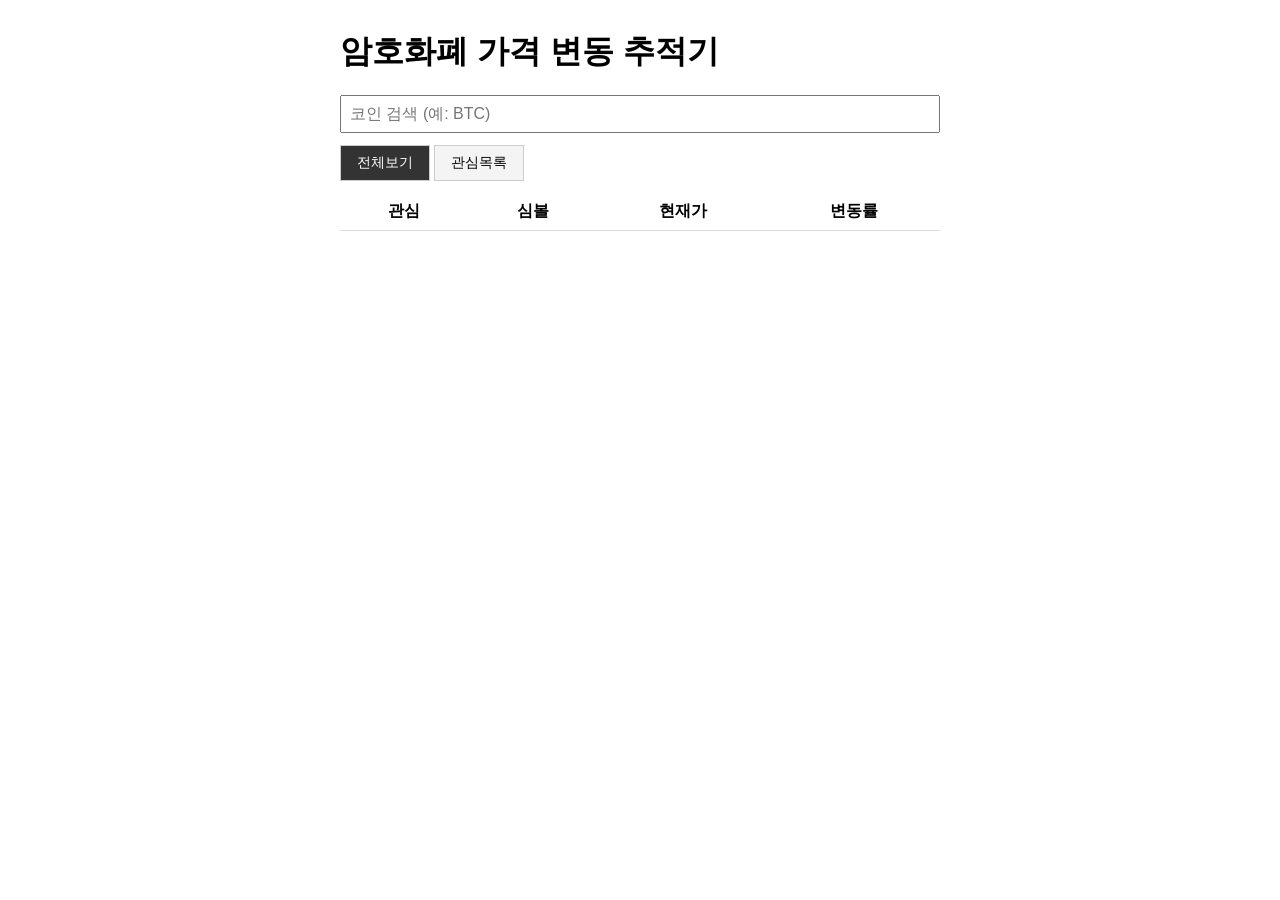
<file: JavaScript/day3/index.html>
<!DOCTYPE html>
<html lang="ko">
<head>
    <meta charset="UTF-8">
    <meta name="viewport" content="width=device-width, initial-scale=1.0">
    <title>암호화폐 가격 추적기</title>
    <link rel="stylesheet" href="style.css">
</head>
<body>
    <h1>암호화폐 가격 변동 추적기</h1>

    <input type="text" id="search-input" placeholder="코인 검색 (예: BTC)">

    <div class="tabs">
        <button id="all-tab" class="tab active">전체보기</button>
        <button id="favorite-tab" class="tab">관심목록</button>
    </div>

    <table id="coin-table">
        <thead>
            <tr>
                <th>관심</th>
                <th>심볼</th>
                <th>현재가</th>
                <th>변동률</th>
            </tr>
        </thead>
        <tbody id="coin-list"></tbody>
    </table>

    <script src="script.js"></script>
</body>
</html>
</file>
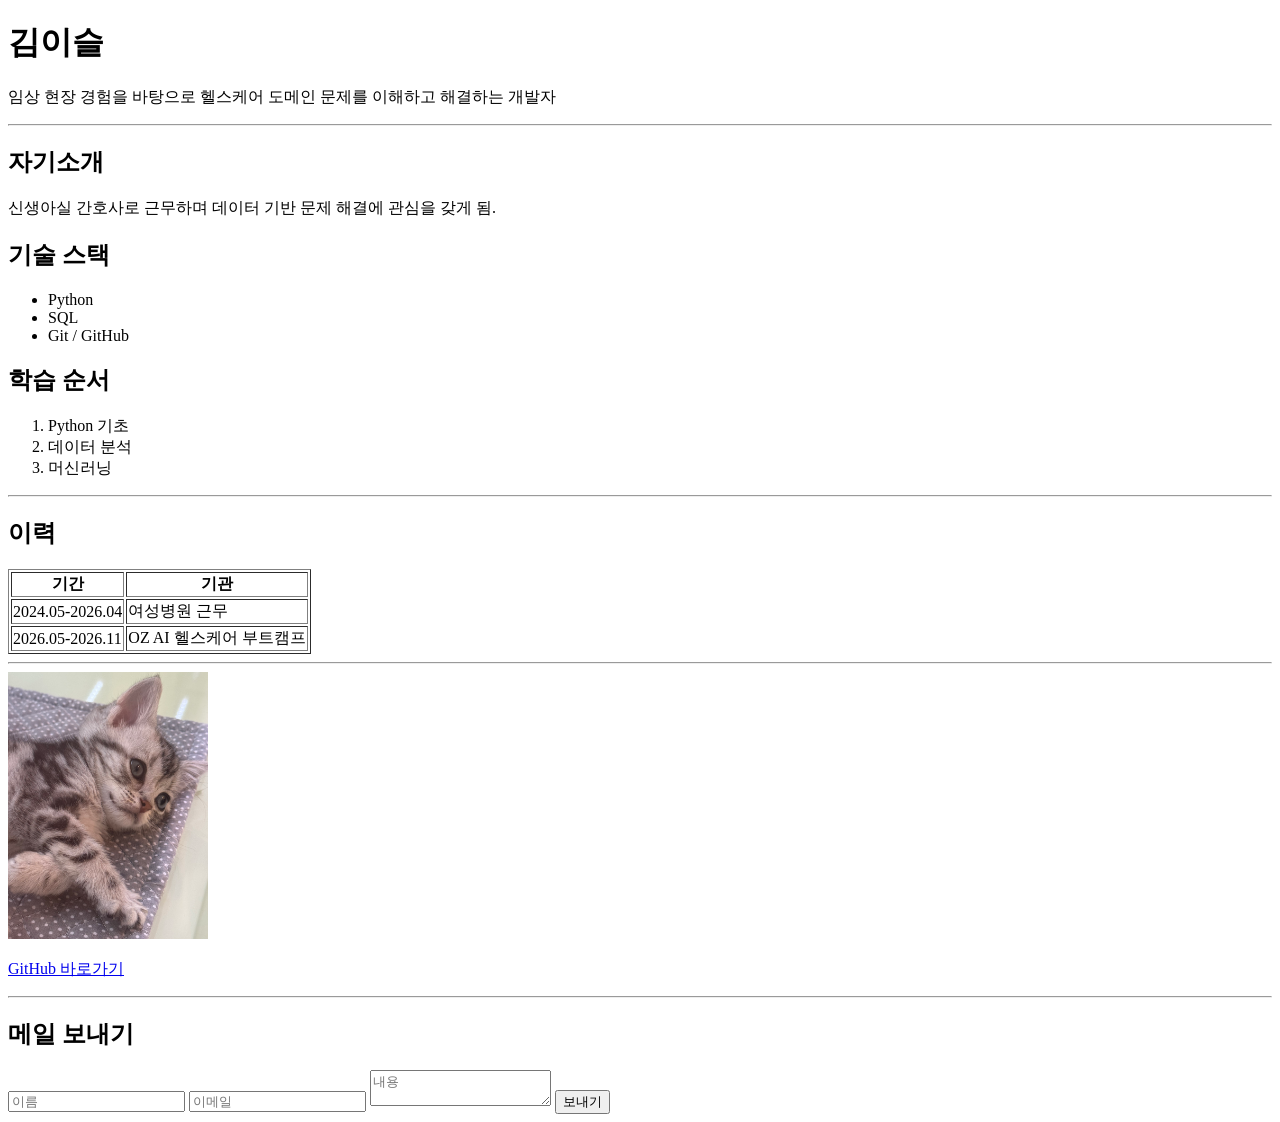
<file: HTML_CSS/day1/resume.html>
<!DOCTYPE html>
<html>
<head>
  <title>이력서</title>
</head>
<body>

  <h1>김이슬</h1>
  <p>임상 현장 경험을 바탕으로 헬스케어 도메인 문제를 이해하고 해결하는 개발자</p>

  <hr>

  <h2>자기소개</h2>
  <p>신생아실 간호사로 근무하며 데이터 기반 문제 해결에 관심을 갖게 됨.</p>

  <h2>기술 스택</h2>
  <ul>
    <li>Python</li>
    <li>SQL</li>
    <li>Git / GitHub</li>
  </ul>

  <h2>학습 순서</h2>
  <ol>
    <li>Python 기초</li>
    <li>데이터 분석</li>
    <li>머신러닝</li>
  </ol>

  <hr>

  <h2>이력</h2>
  <table border="1">
    <thead>
      <tr>
        <th>기간</th>
        <th>기관</th>
      </tr>
    </thead>
    <tbody>
      <tr>
        <td>2024.05-2026.04</td>
        <td>여성병원 근무</td>
      </tr>
      <tr>
        <td>2026.05-2026.11</td>
        <td>OZ AI 헬스케어 부트캠프</td>

      </tr>
    </tbody>
  </table>

  <hr>

  <img src="IMG_5218.jpeg" alt="프로필 사진" width="200">

  <p>
    <a href="https://github.com/2seul1203-eng">GitHub 바로가기</a>
  </p>

  <hr>

  <h2>메일 보내기</h2>
  <form action="https://example.com/send" method="post">
    <input type="text" name="name" placeholder="이름">
    <input type="email" name="email" placeholder="이메일">
    <textarea name="message" placeholder="내용"></textarea>
    <button type="submit">보내기</button>
  </form>

</body>
</html>
</file>
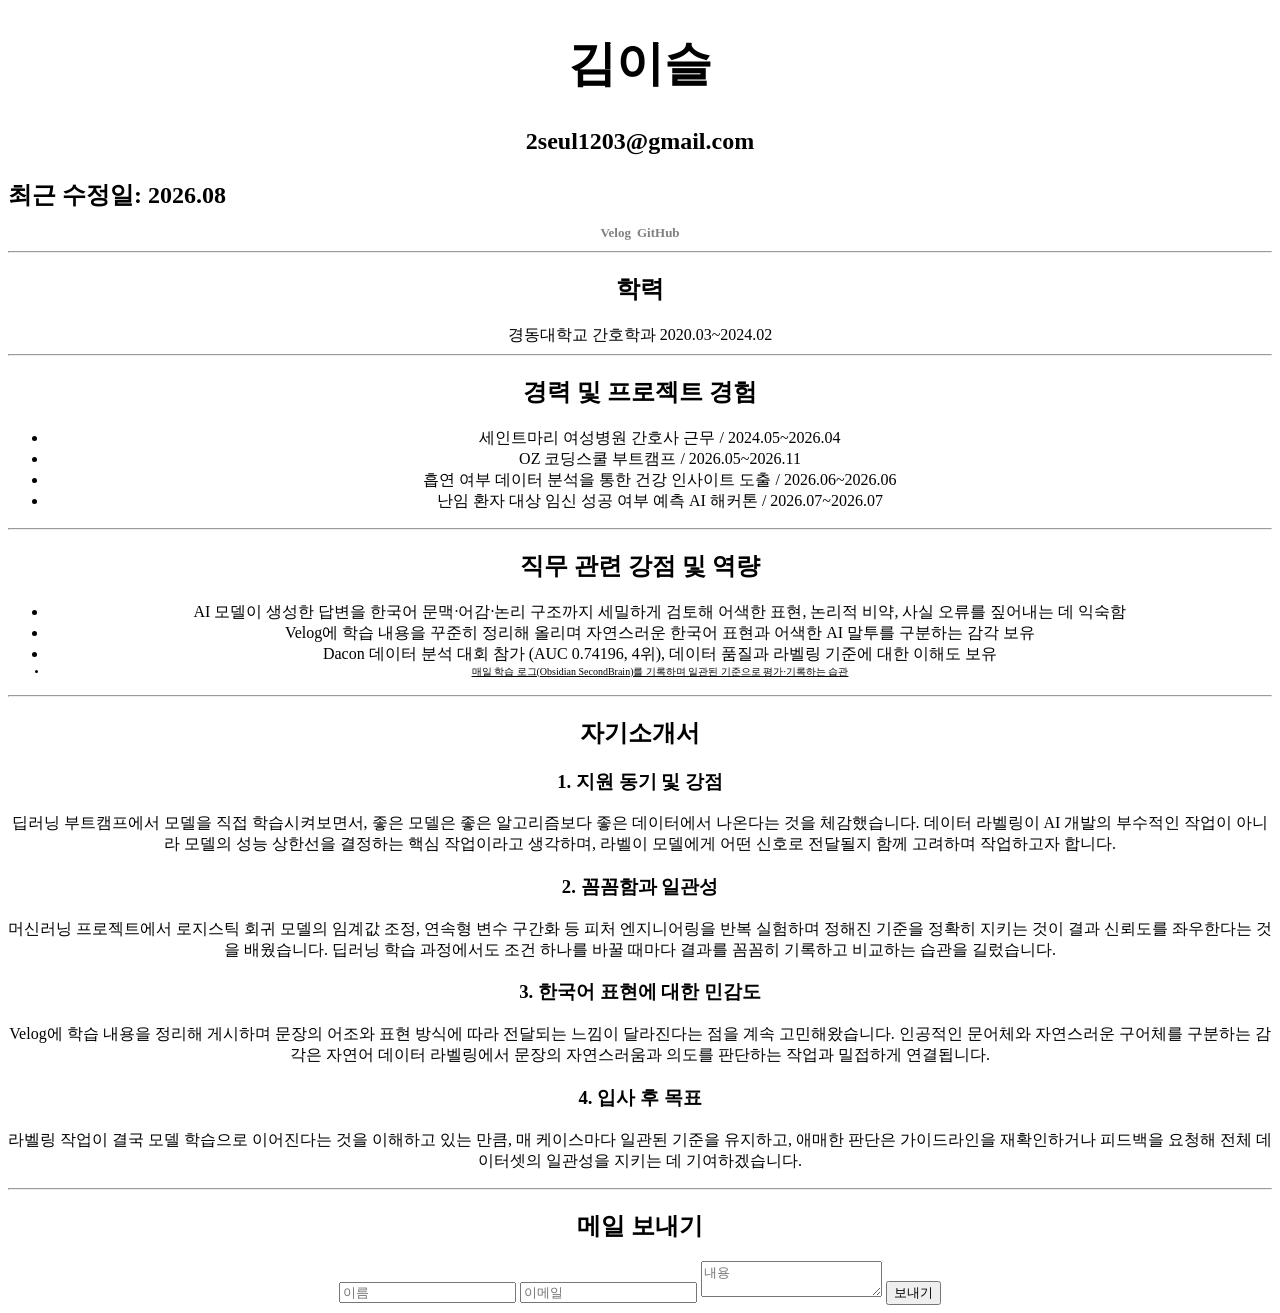
<file: HTML_CSS/day2/resume.html>
<!DOCTYPE html>
<html lang="ko">
<head>
    <meta charset="UTF-8">
    <title>김이슬 이력서</title>
    <link rel="stylesheet" href="resume_style.css">
</head>
<body>
  <div>
    <header>
      <h1>김이슬</h1>
      <p>2seul1203@gmail.com</p>
      <p id="last-updated">최근 수정일: 2026.08</p>
      <a id="velog" href="https://velog.io/@2seul/posts">Velog</a>
      <a id="github" href="https://github.com/2seul1203-eng?tab=repositories">GitHub</a>
    </header>

    <hr>

    <main>
      <h2>학력</h2>
        <tbody>
          <tr>
            <td>경동대학교</td>
            <td>간호학과</td>
            <td>2020.03~2024.02</td>
          </tr>
        </tbody>
      </table>

      <hr>

      <h2>경력 및 프로젝트 경험</h2>
      <ul>
        <li>세인트마리 여성병원 간호사 근무 / 2024.05~2026.04</li>
        <li>OZ 코딩스쿨 부트캠프 / 2026.05~2026.11</li>
        <li>흡연 여부 데이터 분석을 통한 건강 인사이트 도출 / 2026.06~2026.06</li>
        <li>난임 환자 대상 임신 성공 여부 예측 AI 해커톤 / 2026.07~2026.07</li>
      </ul>

      <hr>

      <h2>직무 관련 강점 및 역량</h2>
      <ul>
        <li>AI 모델이 생성한 답변을 한국어 문맥·어감·논리 구조까지 세밀하게 검토해 어색한 표현, 논리적 비약, 사실 오류를 짚어내는 데 익숙함</li>
        <li>Velog에 학습 내용을 꾸준히 정리해 올리며 자연스러운 한국어 표현과 어색한 AI 말투를 구분하는 감각 보유</li>
        <li>Dacon 데이터 분석 대회 참가 (AUC 0.74196, 4위), 데이터 품질과 라벨링 기준에 대한 이해도 보유</li>
        <li class="small-text">매일 학습 로그(Obsidian SecondBrain)를 기록하며 일관된 기준으로 평가·기록하는 습관</li>
      </ul>

      <hr>

      <h2>자기소개서</h2>

      <h3>1. 지원 동기 및 강점</h3>
      <p>딥러닝 부트캠프에서 모델을 직접 학습시켜보면서, 좋은 모델은 좋은 알고리즘보다 좋은 데이터에서 나온다는 것을 체감했습니다. 데이터 라벨링이 AI 개발의 부수적인 작업이 아니라 모델의 성능 상한선을 결정하는 핵심 작업이라고 생각하며, 라벨이 모델에게 어떤 신호로 전달될지 함께 고려하며 작업하고자 합니다.</p>

      <h3>2. 꼼꼼함과 일관성</h3>
      <p>머신러닝 프로젝트에서 로지스틱 회귀 모델의 임계값 조정, 연속형 변수 구간화 등 피처 엔지니어링을 반복 실험하며 정해진 기준을 정확히 지키는 것이 결과 신뢰도를 좌우한다는 것을 배웠습니다. 딥러닝 학습 과정에서도 조건 하나를 바꿀 때마다 결과를 꼼꼼히 기록하고 비교하는 습관을 길렀습니다.</p>

      <h3>3. 한국어 표현에 대한 민감도</h3>
      <p>Velog에 학습 내용을 정리해 게시하며 문장의 어조와 표현 방식에 따라 전달되는 느낌이 달라진다는 점을 계속 고민해왔습니다. 인공적인 문어체와 자연스러운 구어체를 구분하는 감각은 자연어 데이터 라벨링에서 문장의 자연스러움과 의도를 판단하는 작업과 밀접하게 연결됩니다.</p>

      <h3>4. 입사 후 목표</h3>
      <p>라벨링 작업이 결국 모델 학습으로 이어진다는 것을 이해하고 있는 만큼, 매 케이스마다 일관된 기준을 유지하고, 애매한 판단은 가이드라인을 재확인하거나 피드백을 요청해 전체 데이터셋의 일관성을 지키는 데 기여하겠습니다.</p>


      <hr>

      <h2>메일 보내기</h2>
      <form action="https://example.com/send" method="post">
        <input type="text" name="name" placeholder="이름">
        <input type="email" name="email" placeholder="이메일">
        <textarea name="message" placeholder="내용"></textarea>
        <button type="submit">보내기</button>
      </form>
    </main>
  </div>
</body>
</html>
</file>
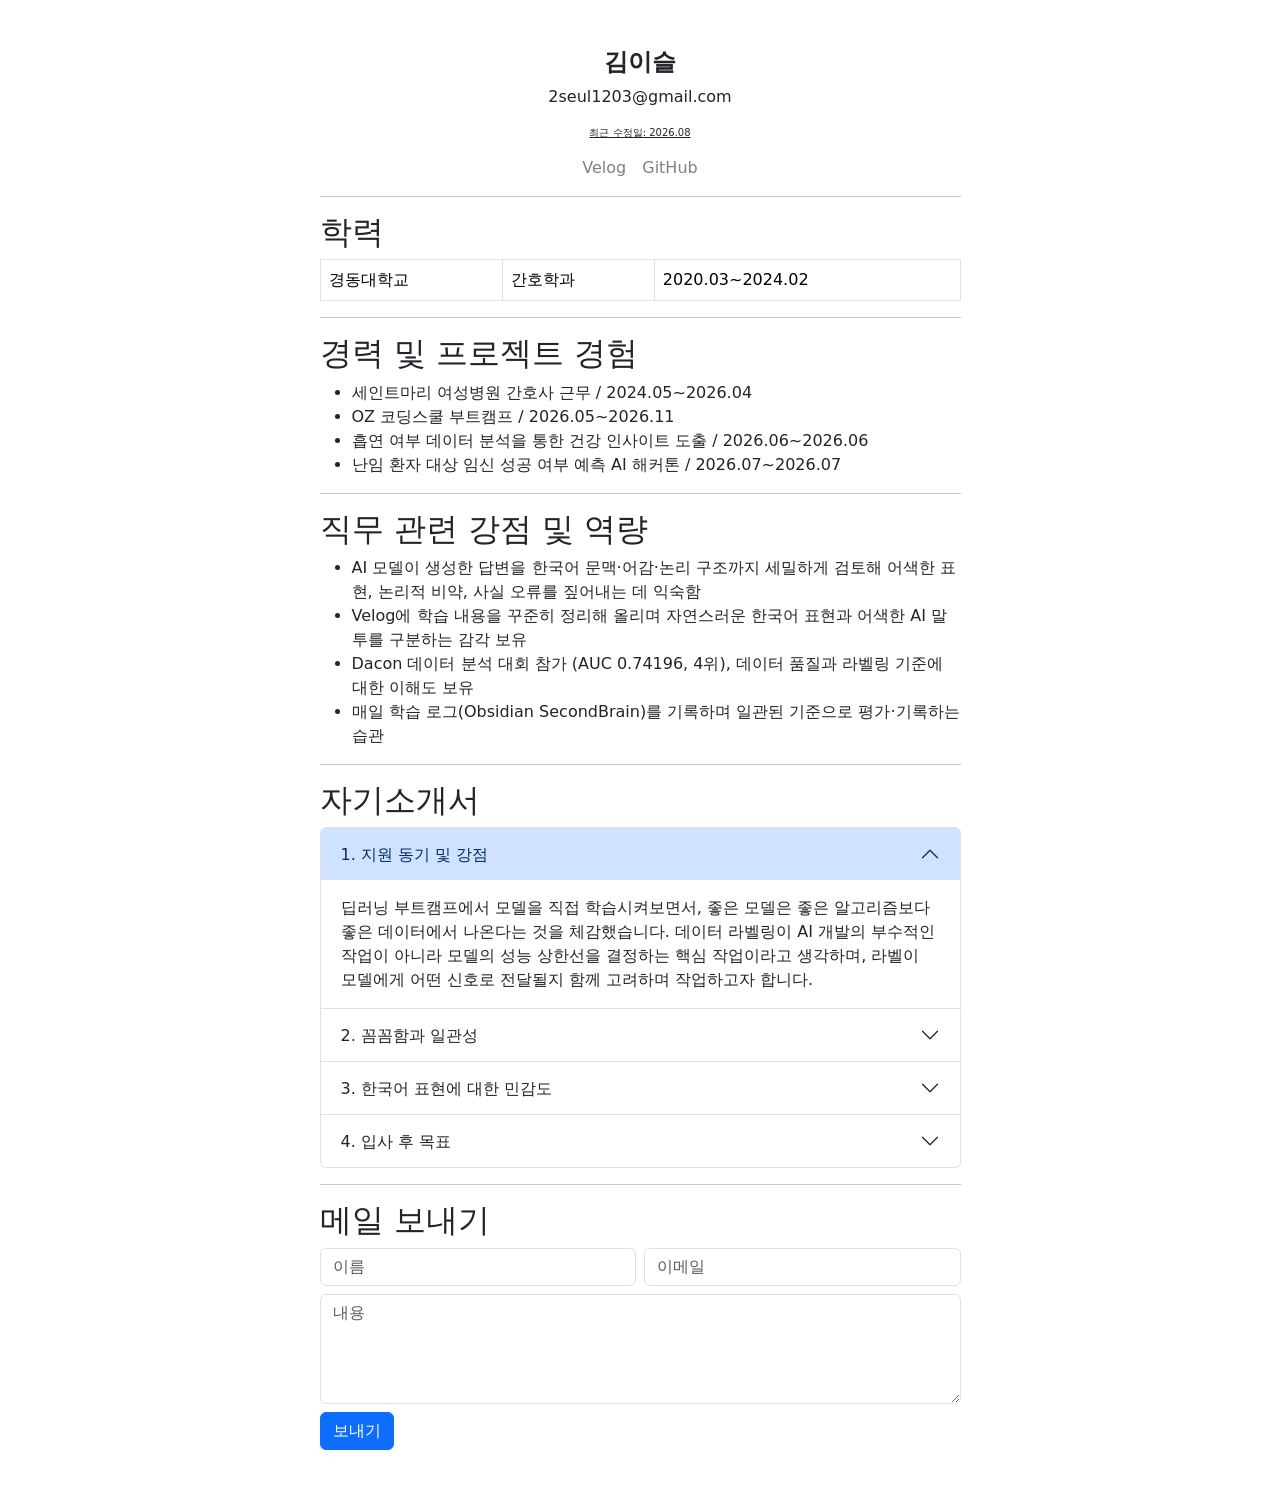
<file: HTML_CSS/day3/resume.html>
<!DOCTYPE html>
<html lang="ko">
<head>
    <meta charset="UTF-8">
    <meta name="viewport" content="width=device-width, initial-scale=1.0">
    <title>김이슬 이력서</title>
    <link rel="stylesheet" href="https://cdn.jsdelivr.net/npm/bootstrap@5.3.8/dist/css/bootstrap.min.css">
    <link rel="stylesheet" href="resume_style.css">
</head>
<body>
  <div class="container py-5">
    <div class="row justify-content-center">
      <div class="col-12 col-md-9 col-lg-7">

        <header class="text-center">
          <h1>김이슬</h1>
          <p>2seul1203@gmail.com</p>
          <p id="last-updated" class="small-text">최근 수정일: 2026.08</p>
          <div class="d-flex flex-wrap justify-content-center gap-3">
            <a id="velog" href="https://velog.io/@2seul/posts">Velog</a>
            <a id="github" href="https://github.com/2seul1203-eng?tab=repositories">GitHub</a>
          </div>
        </header>

        <hr>

        <main>
          <h2>학력</h2>
          <table class="table table-bordered">
            <tbody>
              <tr>
                <td>경동대학교</td>
                <td>간호학과</td>
                <td>2020.03~2024.02</td>
              </tr>
            </tbody>
          </table>

          <hr>

          <h2>경력 및 프로젝트 경험</h2>
            <ul>
              <li>세인트마리 여성병원 간호사 근무 / 2024.05~2026.04</li>
              <li>OZ 코딩스쿨 부트캠프 / 2026.05~2026.11</li>
              <li>흡연 여부 데이터 분석을 통한 건강 인사이트 도출 / 2026.06~2026.06</li>
              <li>난임 환자 대상 임신 성공 여부 예측 AI 해커톤 / 2026.07~2026.07</li>
            </ul>

          <hr>

        <h2>직무 관련 강점 및 역량</h2>
          <ul>
            <li>AI 모델이 생성한 답변을 한국어 문맥·어감·논리 구조까지 세밀하게 검토해 어색한 표현, 논리적 비약, 사실 오류를 짚어내는 데 익숙함</li>
            <li>Velog에 학습 내용을 꾸준히 정리해 올리며 자연스러운 한국어 표현과 어색한 AI 말투를 구분하는 감각 보유</li>
            <li>Dacon 데이터 분석 대회 참가 (AUC 0.74196, 4위), 데이터 품질과 라벨링 기준에 대한 이해도 보유</li>
            <li>매일 학습 로그(Obsidian SecondBrain)를 기록하며 일관된 기준으로 평가·기록하는 습관</li>
          </ul>

          <hr>

          <h2>자기소개서</h2>

          <div class="accordion" id="coverLetter">

            <div class="accordion-item">
              <h3 class="accordion-header">
                <button class="accordion-button" type="button" data-bs-toggle="collapse" data-bs-target="#cl1">
                  1. 지원 동기 및 강점
                </button>
              </h3>
              <div id="cl1" class="accordion-collapse collapse show" data-bs-parent="#coverLetter">
                <div class="accordion-body">
                  딥러닝 부트캠프에서 모델을 직접 학습시켜보면서, 좋은 모델은 좋은 알고리즘보다 좋은 데이터에서 나온다는 것을 체감했습니다. 데이터 라벨링이 AI 개발의 부수적인 작업이 아니라 모델의 성능 상한선을 결정하는 핵심 작업이라고 생각하며, 라벨이 모델에게 어떤 신호로 전달될지 함께 고려하며 작업하고자 합니다.
                </div>
              </div>
            </div>

            <div class="accordion-item">
              <h3 class="accordion-header">
                <button class="accordion-button collapsed" type="button" data-bs-toggle="collapse" data-bs-target="#cl2">
                  2. 꼼꼼함과 일관성
                </button>
              </h3>
              <div id="cl2" class="accordion-collapse collapse" data-bs-parent="#coverLetter">
                <div class="accordion-body">
                  머신러닝 프로젝트에서 로지스틱 회귀 모델의 임계값 조정, 연속형 변수 구간화 등 피처 엔지니어링을 반복 실험하며 정해진 기준을 정확히 지키는 것이 결과 신뢰도를 좌우한다는 것을 배웠습니다. 딥러닝 학습 과정에서도 조건 하나를 바꿀 때마다 결과를 꼼꼼히 기록하고 비교하는 습관을 길렀습니다.
                </div>
              </div>
            </div>

            <div class="accordion-item">
              <h3 class="accordion-header">
                <button class="accordion-button collapsed" type="button" data-bs-toggle="collapse" data-bs-target="#cl3">
                  3. 한국어 표현에 대한 민감도
                </button>
              </h3>
              <div id="cl3" class="accordion-collapse collapse" data-bs-parent="#coverLetter">
                <div class="accordion-body">
                  Velog에 학습 내용을 정리해 게시하며 문장의 어조와 표현 방식에 따라 전달되는 느낌이 달라진다는 점을 계속 고민해왔습니다. 인공적인 문어체와 자연스러운 구어체를 구분하는 감각은 자연어 데이터 라벨링에서 문장의 자연스러움과 의도를 판단하는 작업과 밀접하게 연결됩니다.
                </div>
              </div>
            </div>

            <div class="accordion-item">
              <h3 class="accordion-header">
                <button class="accordion-button collapsed" type="button" data-bs-toggle="collapse" data-bs-target="#cl4">
                  4. 입사 후 목표
                </button>
              </h3>
              <div id="cl4" class="accordion-collapse collapse" data-bs-parent="#coverLetter">
                <div class="accordion-body">
                  라벨링 작업이 결국 모델 학습으로 이어진다는 것을 이해하고 있는 만큼, 매 케이스마다 일관된 기준을 유지하고, 애매한 판단은 가이드라인을 재확인하거나 피드백을 요청해 전체 데이터셋의 일관성을 지키는 데 기여하겠습니다.
                </div>
              </div>
            </div>

          </div>

          <hr>

          <h2>메일 보내기</h2>
          <form class="row g-2" action="https://example.com/send" method="post">
            <div class="col-12 col-md-6">
              <input class="form-control" type="text" name="name" placeholder="이름">
            </div>
            <div class="col-12 col-md-6">
              <input class="form-control" type="email" name="email" placeholder="이메일">
            </div>
            <div class="col-12">
              <textarea class="form-control" name="message" placeholder="내용" rows="4"></textarea>
            </div>
            <div class="col-12">
              <button class="btn btn-primary" type="submit">보내기</button>
            </div>
          </form>
        </main>

      </div>
    </div>
  </div>

  <script src="https://cdn.jsdelivr.net/npm/bootstrap@5.3.8/dist/js/bootstrap.bundle.min.js"></script>
</body>
</html>
</file>
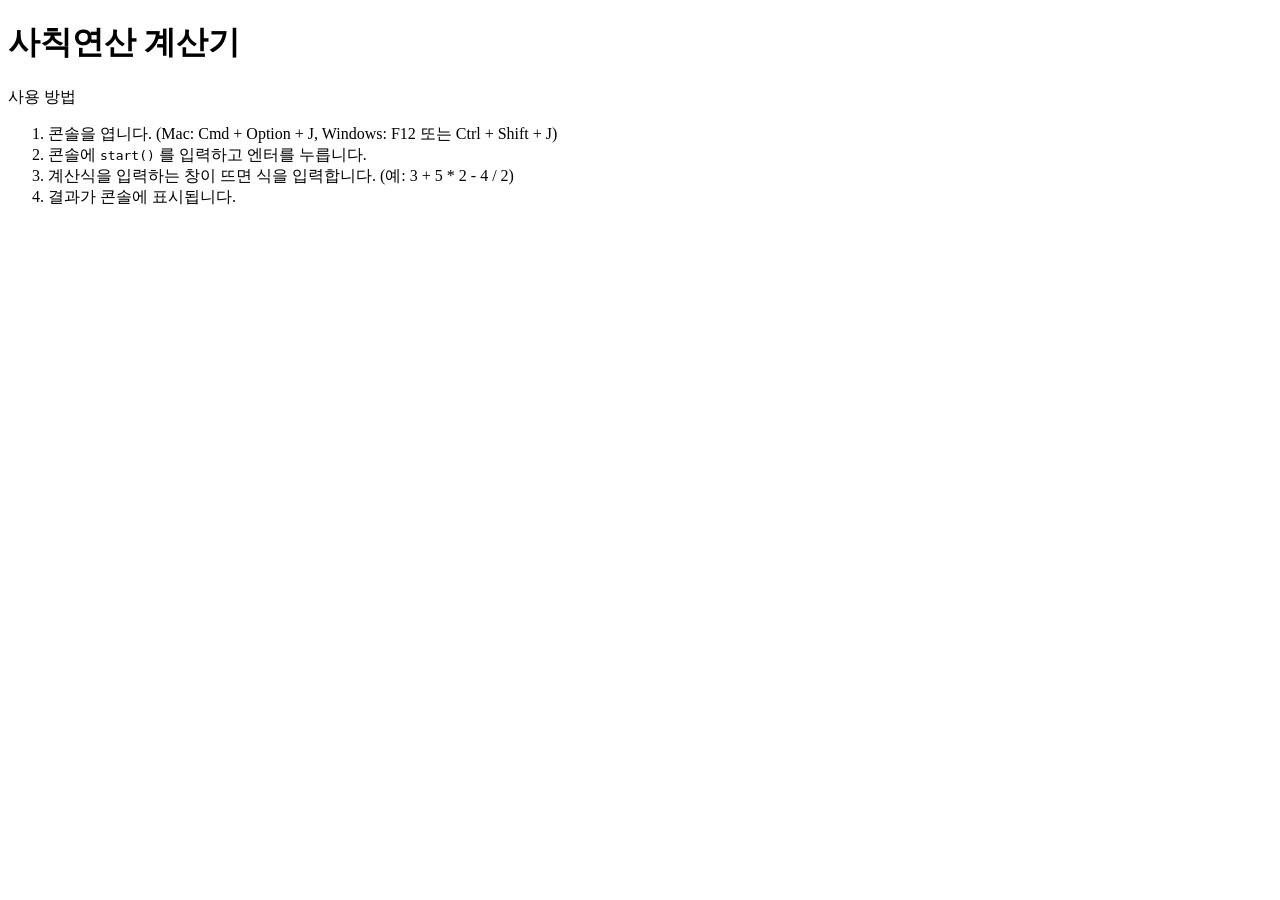
<file: JavaScript/day1/caculator.html>
<!DOCTYPE html>
<html lang="ko">
<head>
    <meta charset="UTF-8">
    <meta name="viewport" content="width=device-width, initial-scale=1.0">
    <title>계산기</title>
</head>
<body>
    <h1>사칙연산 계산기</h1>

    <p>사용 방법</p>
    <ol>
        <li>콘솔을 엽니다. (Mac: Cmd + Option + J, Windows: F12 또는 Ctrl + Shift + J)</li>
        <li>콘솔에 <code>start()</code> 를 입력하고 엔터를 누릅니다.</li>
        <li>계산식을 입력하는 창이 뜨면 식을 입력합니다. (예: 3 + 5 * 2 - 4 / 2)</li>
        <li>결과가 콘솔에 표시됩니다.</li>
    </ol>

    <script src="caculator.js"></script>
</body>
</html>
</file>
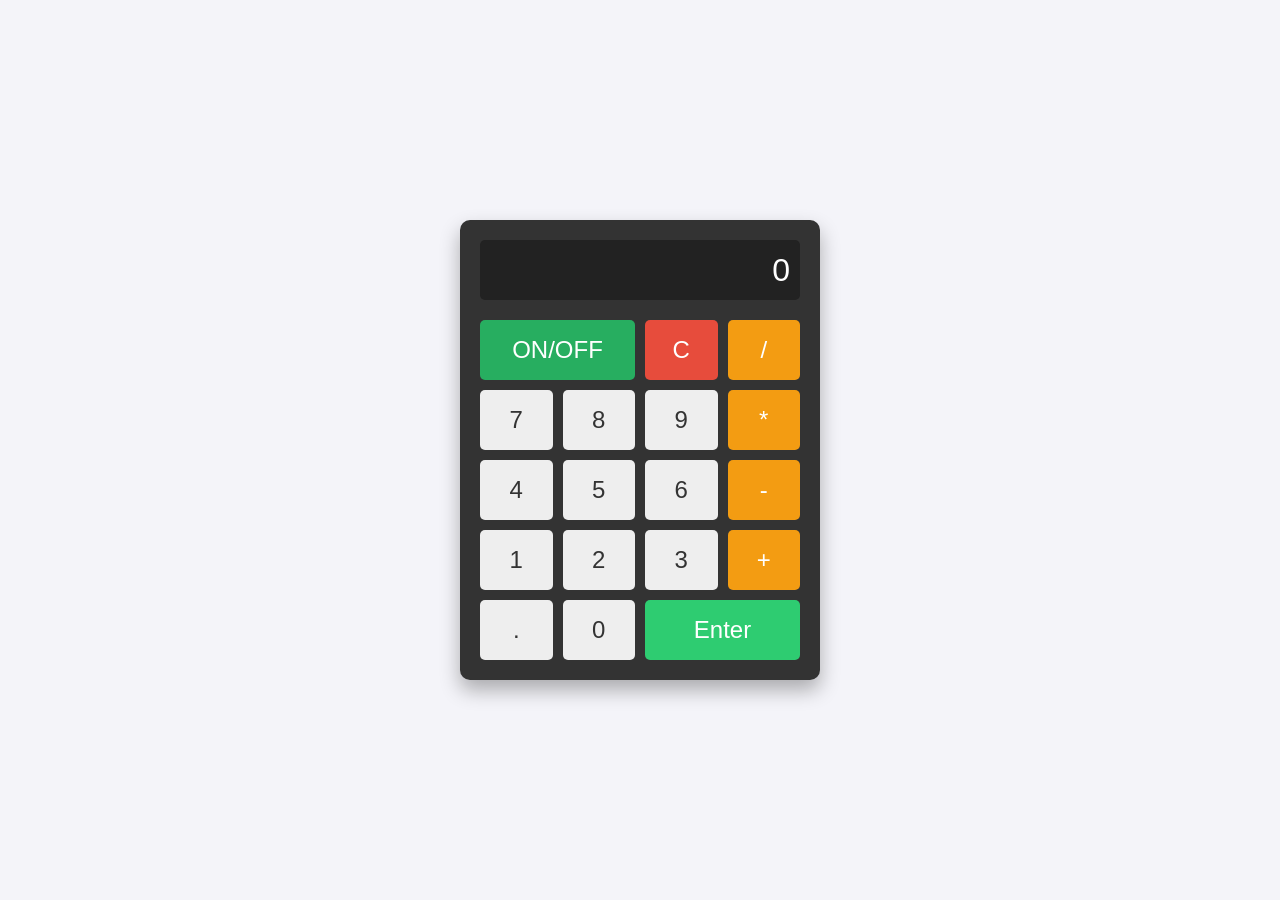
<file: JavaScript/day2/caculator.html>
<!DOCTYPE html>
<html lang="ko">
<head>
    <meta charset="UTF-8">
    <meta name="viewport" content="width=device-width, initial-scale=1.0">
    <title>JS 사칙연산 계산기</title>
    <link rel="stylesheet" href="calulator_style.css">
</head>
<body>

<div class="calculator">
    <input type="text" id="display" readonly value="0">
    <div class="buttons">
        <button class="on-off">ON/OFF</button>
        <button class="clear">C</button>
        <button class="operator">/</button>

        <button class="number">7</button>
        <button class="number">8</button>
        <button class="number">9</button>
        <button class="operator">*</button>

        <button class="number">4</button>
        <button class="number">5</button>
        <button class="number">6</button>
        <button class="operator">-</button>

        <button class="number">1</button>
        <button class="number">2</button>
        <button class="number">3</button>
        <button class="operator">+</button>

        <button class="number">.</button>
        <button class="number">0</button>
        <button class="enter">Enter</button>
    </div>
</div>

<script src="calculator.js"></script>
</body>
</html>
</file>
<file: JavaScript/day3/style.css>
body {
    font-family: Arial, sans-serif;
    max-width: 600px;
    margin: 30px auto;
    padding: 0 16px;
}

#search-input {
    width: 100%;
    padding: 8px;
    font-size: 16px;
    box-sizing: border-box;
    margin-bottom: 12px;
}

.tabs {
    margin-bottom: 12px;
}

.tab {
    padding: 8px 16px;
    font-size: 14px;
    cursor: pointer;
    border: 1px solid #ccc;
    background-color: #f4f4f4;
}

.tab.active {
    background-color: #333;
    color: white;
}

table {
    width: 100%;
    border-collapse: collapse;
}

th, td {
    padding: 8px;
    text-align: center;
    border-bottom: 1px solid #ddd;
}

.favorite-btn {
    cursor: pointer;
    font-size: 18px;
    background: none;
    border: none;
}

.up {
    color: #2ecc71;
}

.down {
    color: #e74c3c;
}
</file>
<file: HTML_CSS/day2/resume_style.css>
div {
    text-align: center;
}
header {
    font-size: x-large;
    font-weight: bold;
}
#velog {
    font-size: small;
    color: gray;
    text-decoration: none;
}
#velog:hover {
    color: black;
}
#github {
    font-size: small;
    color: gray;
    text-decoration: none;
}
#github:hover {
    color: black;
}
#last-updated {
    text-align: left;
    margin-bottom: 5px;
}
.small-text {
    font-size: x-small;
    text-decoration: underline;
}
</file>
<file: HTML_CSS/day3/resume_style.css>
header h1 {
    font-size: x-large;
    font-weight: bold;
}
.small-text {
    font-size: x-small;
    text-decoration: underline;
}
#velog, #github {
    text-decoration: none;
    color: gray
}
#velog:hover, #github:hover {
    text-decoration: underline;
}

@media (max-width: 480px) {
    header h1 {
        font-size: large;
    }
}
</file>
<file: JavaScript/day2/calulator_style.css>
body {
            display: flex;
            justify-content: center;
            align-items: center;
            height: 100vh;
            background-color: #f4f4f9;
            margin: 0;
            font-family: 'Arial', sans-serif;
}

.calculator {
    background-color: #333;
    padding: 20px;
    border-radius: 10px;
    box-shadow: 0px 10px 20px rgba(0, 0, 0, 0.3);
    width: 320px;
}

#display {
    width: 100%;
    height: 60px;
    background-color: #222;
    color: #fff;
    text-align: right;
    padding: 10px;
    font-size: 2rem;
    border: none;
    border-radius: 5px;
    margin-bottom: 20px;
    box-sizing: border-box;
}

.buttons {
    display: grid;
    grid-template-columns: repeat(4, 1fr);
    gap: 10px;
}

button {
    height: 60px;
    font-size: 1.5rem;
    border: none;
    border-radius: 5px;
    cursor: pointer;
    transition: background-color 0.2s, transform 0.1s;
}

button:active {
    transform: scale(0.95);
}

.number {
    background-color: #eee;
    color: #333;
}

.number:hover {
    background-color: #ddd;
}

.operator {
    background-color: #f39c12;
    color: white;
}

.operator:hover {
    background-color: #e67e22;
}

.enter {
    background-color: #2ecc71;
    color: white;
    grid-column: span 2;
}

.enter:hover {
    background-color: #27ae60;
}

.clear {
    background-color: #e74c3c;
    color: white;
}

.clear:hover {
    background-color: #c0392b;
}

.on-off {
    background-color: #7f8c8d;
    color: white;
    grid-column: span 2;
}

.on-off.on {
    background-color: #27ae60;
}

.on-off:hover {
    background-color: #95a5a6;
}
</file>
